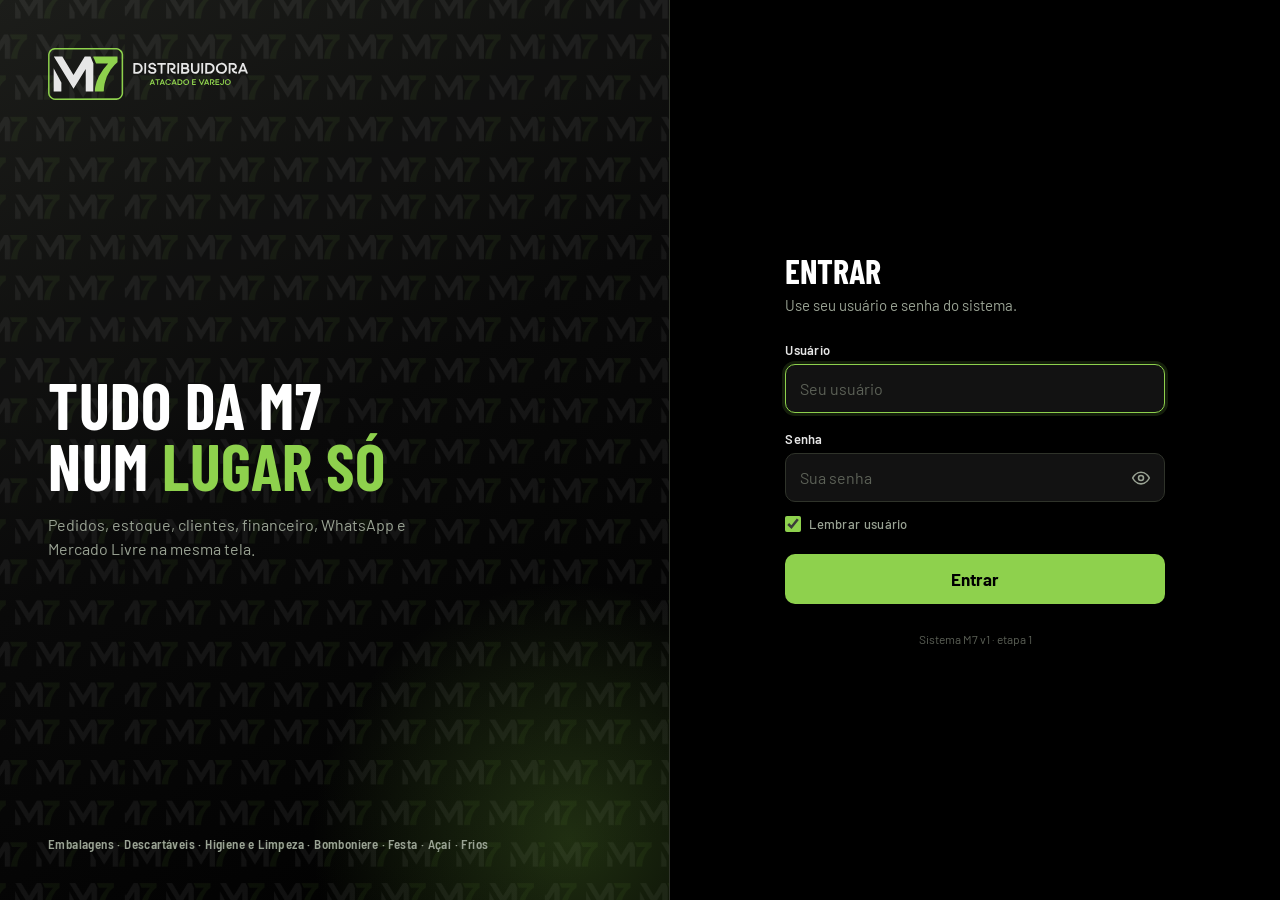
<file: index.html>
<!doctype html>
<html lang="pt-BR">
<head>
<meta charset="utf-8">
<meta name="viewport" content="width=device-width, initial-scale=1">
<title>Sistema M7</title>
<style>body{background:#000;margin:0}</style>
<script>location.replace('sistema/login.html')</script>
</head>
<body></body>
</html>
</file>
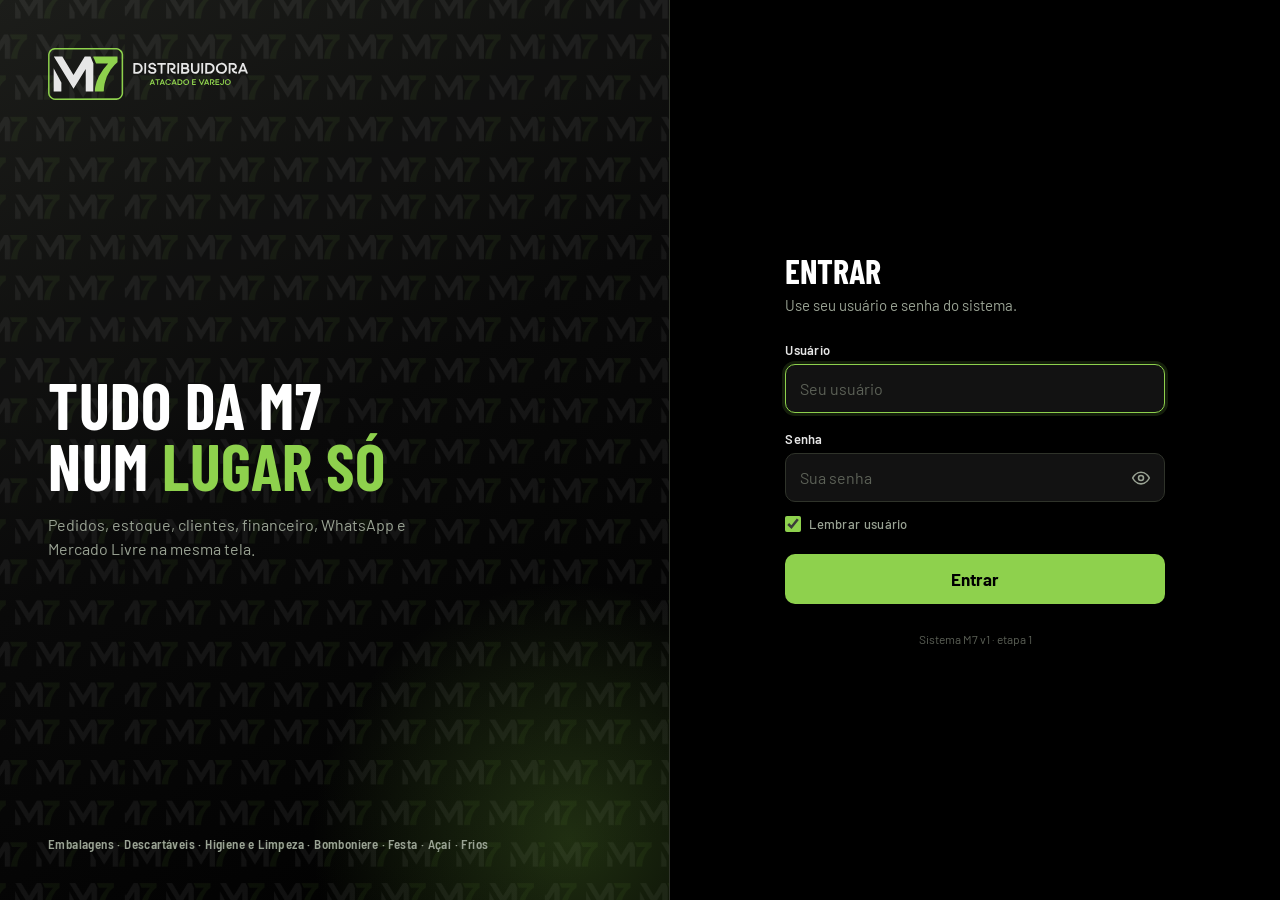
<file: sistema/login.html>
<!doctype html>
<html lang="pt-BR">
<head>
<meta charset="utf-8">
<meta name="viewport" content="width=device-width, initial-scale=1">
<title>Entrar · Sistema M7</title>
<link rel="icon" href="assets/m7.ico">
<link rel="stylesheet" href="../identidade-visual/tokens.css">
<style>
/* tela de login (16/10/2026): entra com Márcio / admin ou Orion / Orion e cai no sistema claro; a lua/sol fica lá dentro */
*{box-sizing:border-box;margin:0;padding:0}
html,body{height:100%}
body{min-height:100vh;background:var(--preto);color:var(--on-dark-2);font-family:var(--font-body);display:grid;grid-template-columns:1.1fr 1fr}
button,input{font:inherit;color:inherit}

.marca{position:relative;overflow:hidden;background:var(--grad-brand);padding:48px;display:flex;flex-direction:column;justify-content:space-between;border-right:1px solid var(--linha-escura)}
.marca::before{content:"";position:absolute;inset:0;background:url(assets/padrao-m7.png) center/420px repeat;opacity:.06;pointer-events:none}
.marca::after{content:"";position:absolute;width:560px;height:560px;right:-180px;bottom:-220px;border-radius:50%;background:radial-gradient(circle,rgba(142,209,77,.22),transparent 65%);pointer-events:none}
.marca>*{position:relative;z-index:1}
.marca img{width:200px}
.marca h1{font-family:var(--font-display);text-transform:uppercase;font-weight:700;font-size:clamp(40px,5vw,64px);line-height:.95;color:var(--on-dark);letter-spacing:.5px}
.marca h1 em{font-style:normal;color:var(--verde)}
.marca p{color:var(--on-dark-dim);margin-top:16px;max-width:420px;line-height:1.5;font-size:16px}
.marca .seg{font-family:var(--font-desc);color:var(--on-dark-dim);font-size:13px;letter-spacing:.4px}

.lado{display:flex;align-items:center;justify-content:center;padding:40px 24px}
form{width:100%;max-width:380px}
form .simb{display:none;width:150px;margin-bottom:28px}
form h2{font-family:var(--font-display);text-transform:uppercase;font-size:34px;color:var(--on-dark);line-height:1}
form .sub{color:var(--on-dark-dim);margin:8px 0 28px;font-size:15px}
label{display:block;font-size:13px;font-weight:600;color:var(--on-dark-2);margin:0 0 6px;letter-spacing:.3px}
.campo{position:relative;margin-bottom:18px}
.campo input{width:100%;background:var(--grafite);border:1.5px solid var(--linha-escura);border-radius:10px;padding:14px 14px;font-size:16px;color:var(--on-dark);outline:none;transition:border-color .15s,box-shadow .15s}
.campo input::placeholder{color:#5c6157}
.campo input:focus{border-color:var(--verde);box-shadow:0 0 0 3px var(--verde-veu)}
.campo.senha input{padding-right:52px}
.olho{position:absolute;right:6px;top:50%;transform:translateY(-50%);background:none;border:0;cursor:pointer;color:var(--on-dark-dim);padding:8px;border-radius:8px;display:flex}
.olho:hover{color:var(--verde)}
.olho .fechado{display:none}
.olho.ver .aberto{display:none}
.olho.ver .fechado{display:block}
.linha{display:flex;align-items:center;justify-content:space-between;margin:-4px 0 22px;font-size:14px;color:var(--on-dark-dim)}
.linha label{display:flex;align-items:center;gap:8px;margin:0;font-weight:500;color:var(--on-dark-dim);cursor:pointer}
.linha input{accent-color:var(--verde);width:16px;height:16px}
.entrar{width:100%;background:var(--verde);color:#000;border:0;border-radius:10px;padding:15px;font-weight:700;font-size:17px;cursor:pointer;transition:background .15s,transform .05s}
.entrar:hover{background:var(--verde-claro)}
.entrar:active{transform:translateY(1px)}
.erro{display:none;background:rgba(239,90,80,.12);border:1px solid rgba(239,90,80,.35);color:#FF8A80;border-radius:10px;padding:11px 14px;font-size:14px;margin-bottom:18px}
.erro.on{display:block}
form.tremer{animation:tremer .35s}
@keyframes tremer{20%,60%{transform:translateX(-6px)}40%,80%{transform:translateX(6px)}}
.rod{margin-top:28px;font-size:12px;color:#5c6157;text-align:center}

@media (max-width:820px){
  body{grid-template-columns:1fr}
  .marca{display:none}
  form .simb{display:block}
  .lado{padding:32px 16px}
}
</style>
</head>
<body>

<section class="marca">
  <img src="../identidade-visual/marca/m7-horizontal-cor-escuro.svg" alt="M7 Distribuidora">
  <div>
    <h1>Tudo da M7<br>num <em>lugar só</em></h1>
    <p>Pedidos, estoque, clientes, financeiro, WhatsApp e Mercado Livre na mesma tela.</p>
  </div>
  <div class="seg">Embalagens · Descartáveis · Higiene e Limpeza · Bomboniere · Festa · Açaí · Frios</div>
</section>

<main class="lado">
  <form id="f" autocomplete="off" novalidate>
    <img class="simb" src="../identidade-visual/marca/m7-horizontal-cor-escuro.svg" alt="M7 Distribuidora">
    <h2>Entrar</h2>
    <p class="sub">Use seu usuário e senha do sistema.</p>

    <div class="erro" id="erro">Usuário ou senha incorretos.</div>

    <label for="usuario">Usuário</label>
    <div class="campo"><input id="usuario" name="usuario" placeholder="Seu usuário" autocapitalize="words" autofocus></div>

    <label for="senha">Senha</label>
    <div class="campo senha">
      <input id="senha" name="senha" type="password" placeholder="Sua senha">
      <button type="button" class="olho" id="olho" title="Mostrar senha" aria-label="Mostrar senha">
        <svg class="aberto" viewBox="0 0 24 24" width="20" height="20" fill="none" stroke="currentColor" stroke-width="1.9" stroke-linecap="round" stroke-linejoin="round"><path d="M2 12s3.6-7 10-7 10 7 10 7-3.6 7-10 7S2 12 2 12z"/><circle cx="12" cy="12" r="3"/></svg>
        <svg class="fechado" viewBox="0 0 24 24" width="20" height="20" fill="none" stroke="currentColor" stroke-width="1.9" stroke-linecap="round" stroke-linejoin="round"><path d="M17.9 17.9A10.4 10.4 0 0 1 12 19c-6.4 0-10-7-10-7a18.4 18.4 0 0 1 5.1-5.9M9.9 5.2A9.6 9.6 0 0 1 12 5c6.4 0 10 7 10 7a18.6 18.6 0 0 1-2.2 3.2M14.1 14.1a3 3 0 1 1-4.2-4.2M2 2l20 20"/></svg>
      </button>
    </div>

    <div class="linha"><label><input type="checkbox" id="lembrar" checked> Lembrar usuário</label></div>

    <button class="entrar" type="submit">Entrar</button>
    <div class="rod">Sistema M7 v1 · etapa 1</div>
  </form>
</main>

<script>
const f = document.getElementById('f'), u = document.getElementById('usuario'), s = document.getElementById('senha'), erro = document.getElementById('erro');
const semAcento = t => t.normalize('NFD').replace(/[̀-ͯ]/g,'').trim().toLowerCase();
try{ const lembrado = localStorage.getItem('m7-login-usuario'); if(lembrado){ u.value = lembrado; s.focus(); } }catch(e){}

document.getElementById('olho').onclick = function(){
  const ver = s.type === 'password'; s.type = ver ? 'text' : 'password';
  this.classList.toggle('ver', ver); this.title = ver ? 'Esconder senha' : 'Mostrar senha'; s.focus();
};
[u, s].forEach(el => el.addEventListener('input', () => erro.classList.remove('on')));

f.onsubmit = e => {
  e.preventDefault();
  // Márcio / admin entra como dono; Orion / Orion (24/10/2026, senha provisória) entra como admin
  const conta = semAcento(u.value) === 'marcio' && s.value === 'admin' ? ['dono','Márcio'] : semAcento(u.value) === 'orion' && s.value === 'Orion' ? ['orion','Orion'] : null;
  if (conta) {
    try{
      sessionStorage.setItem('m7-login', conta[0]);
      if (document.getElementById('lembrar').checked) localStorage.setItem('m7-login-usuario', conta[1]); else localStorage.removeItem('m7-login-usuario');
    }catch(x){}
    location.replace('index.html');
  } else {
    erro.classList.add('on'); s.value = ''; s.focus();
    f.classList.remove('tremer'); void f.offsetWidth; f.classList.add('tremer');
  }
};
</script>
</body>
</html>
</file>
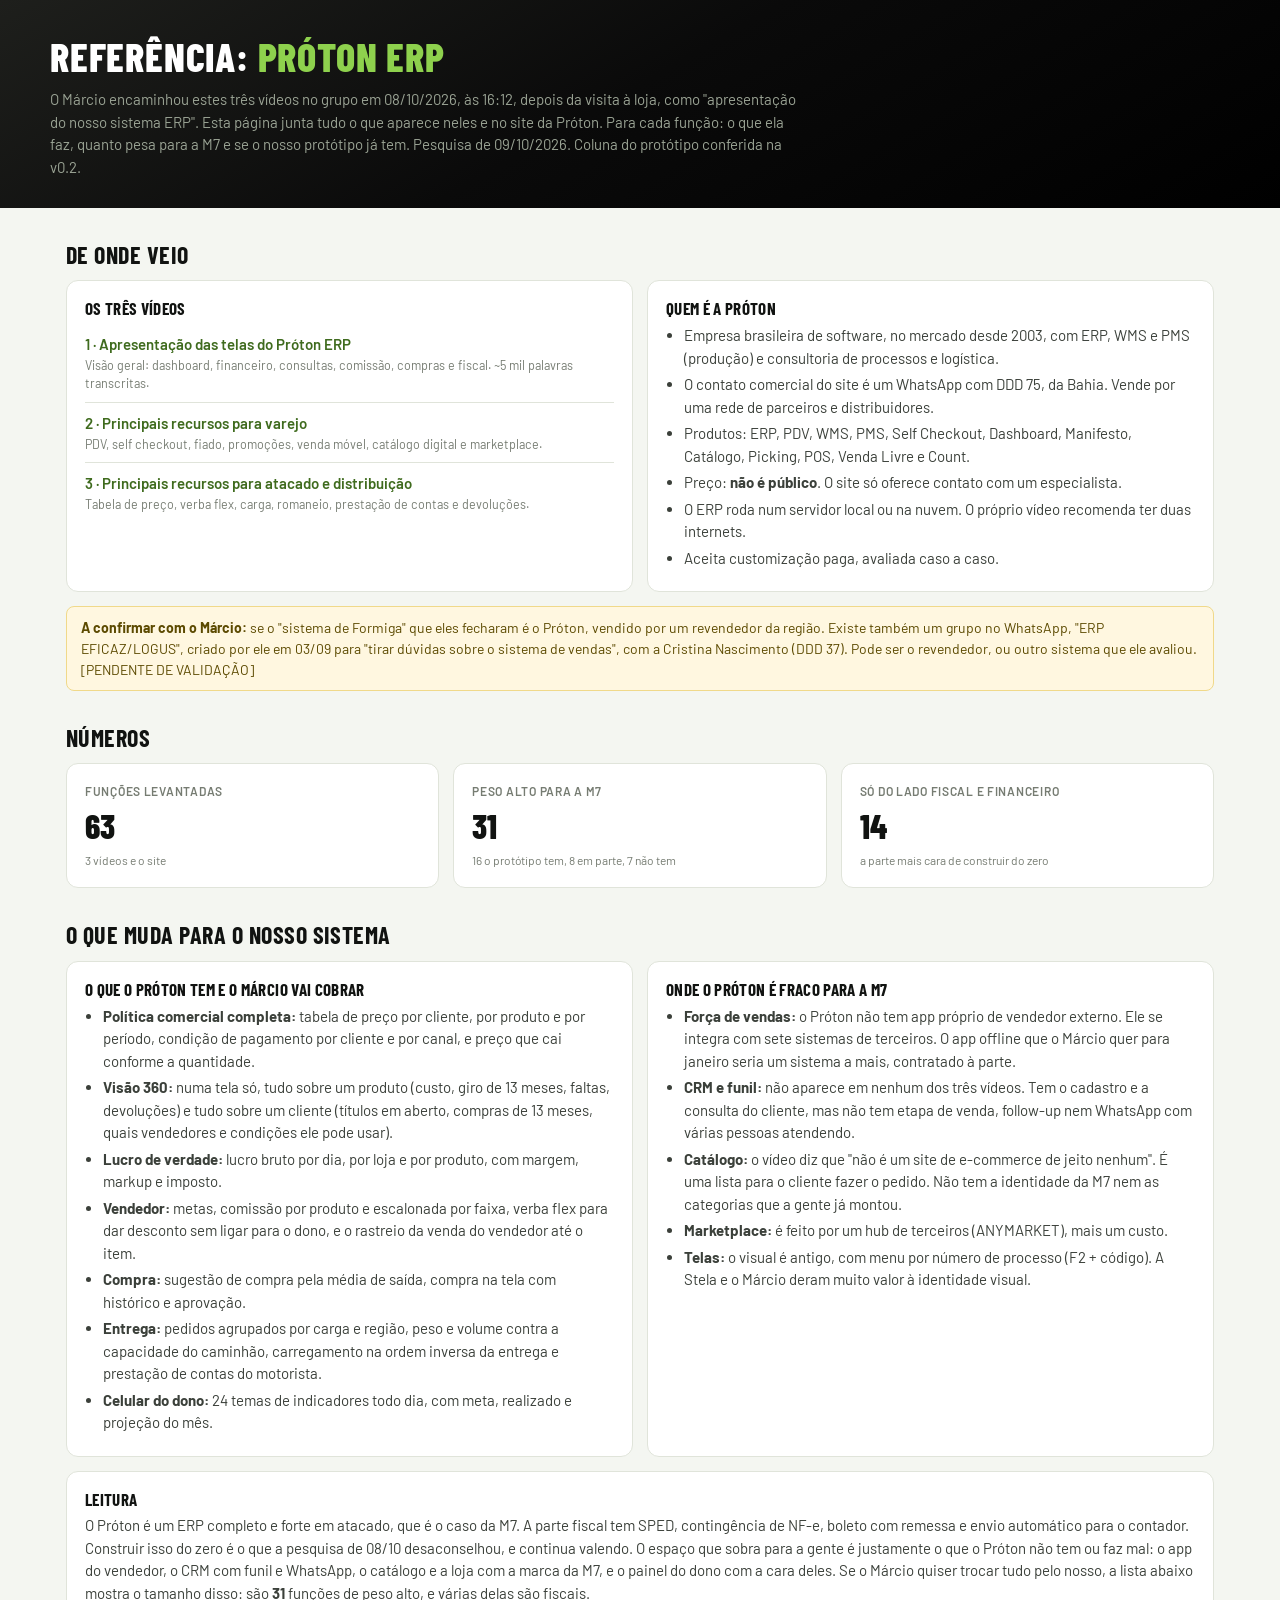
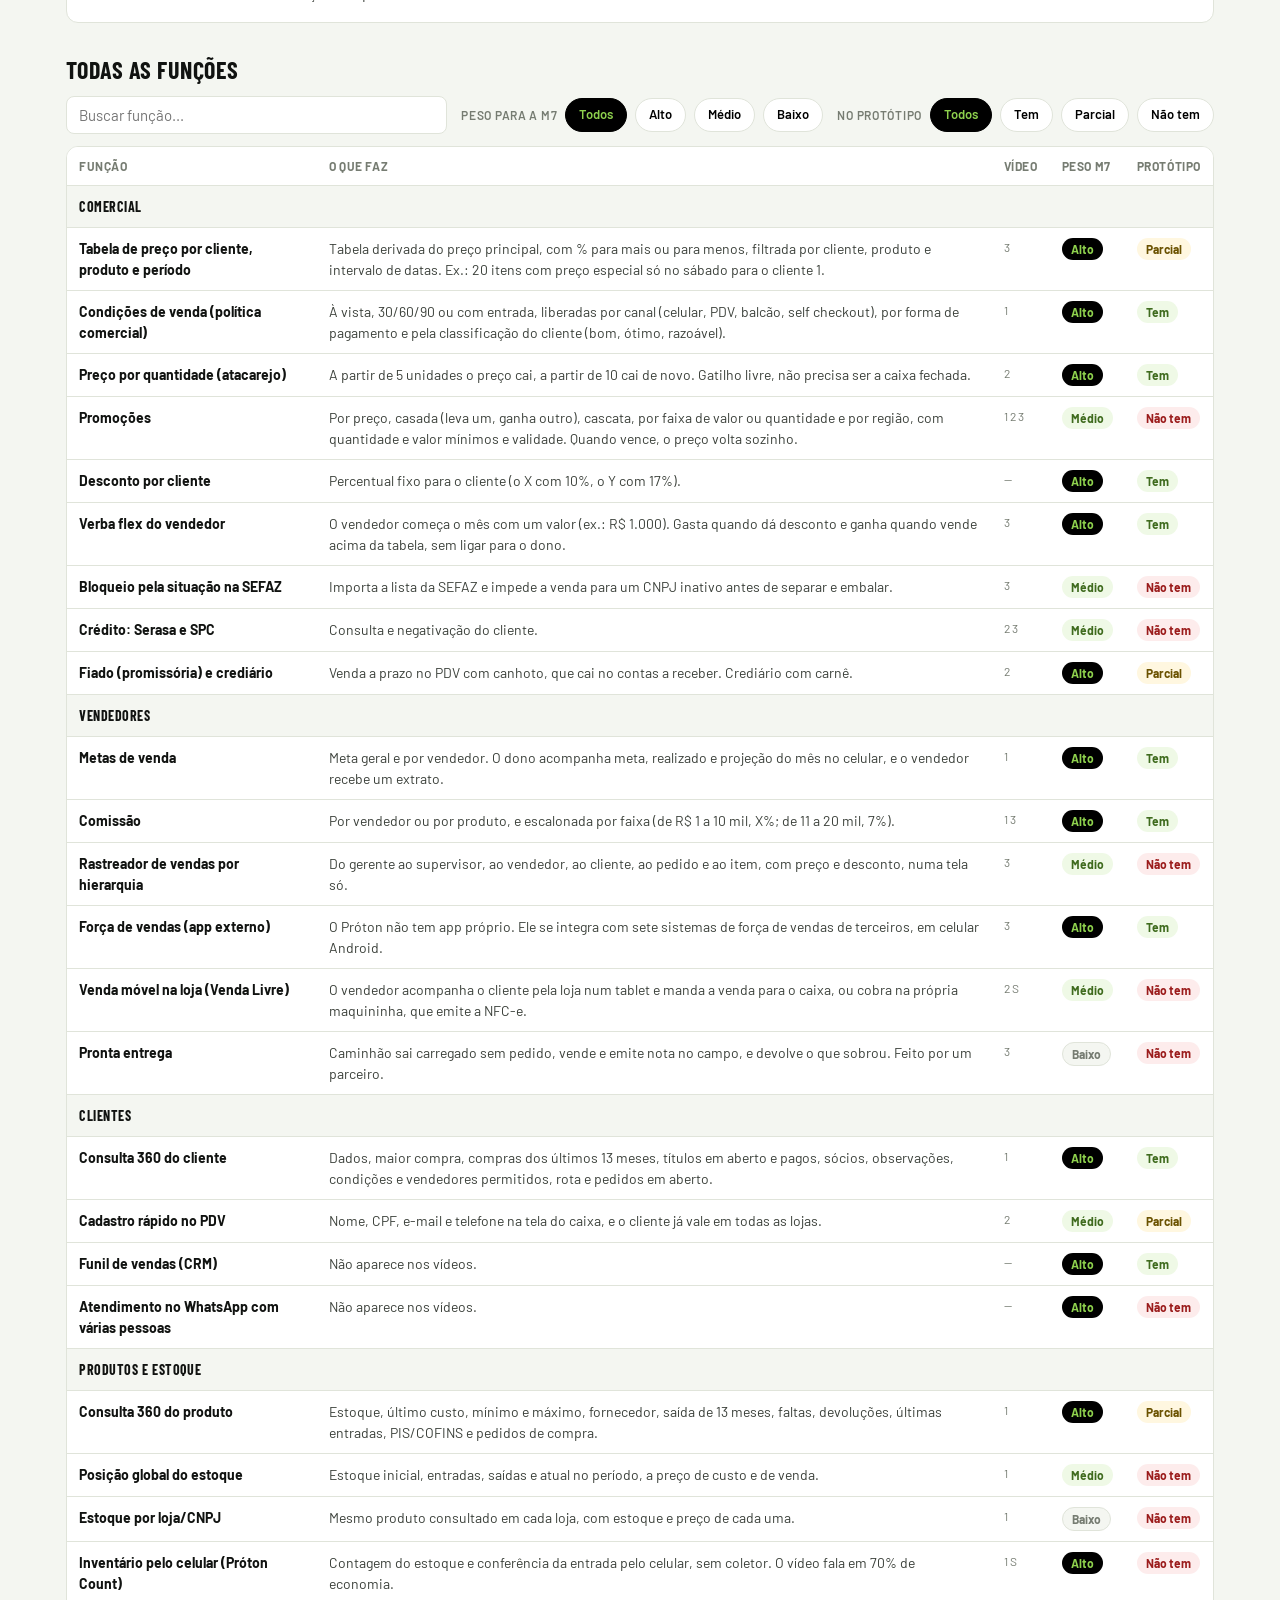
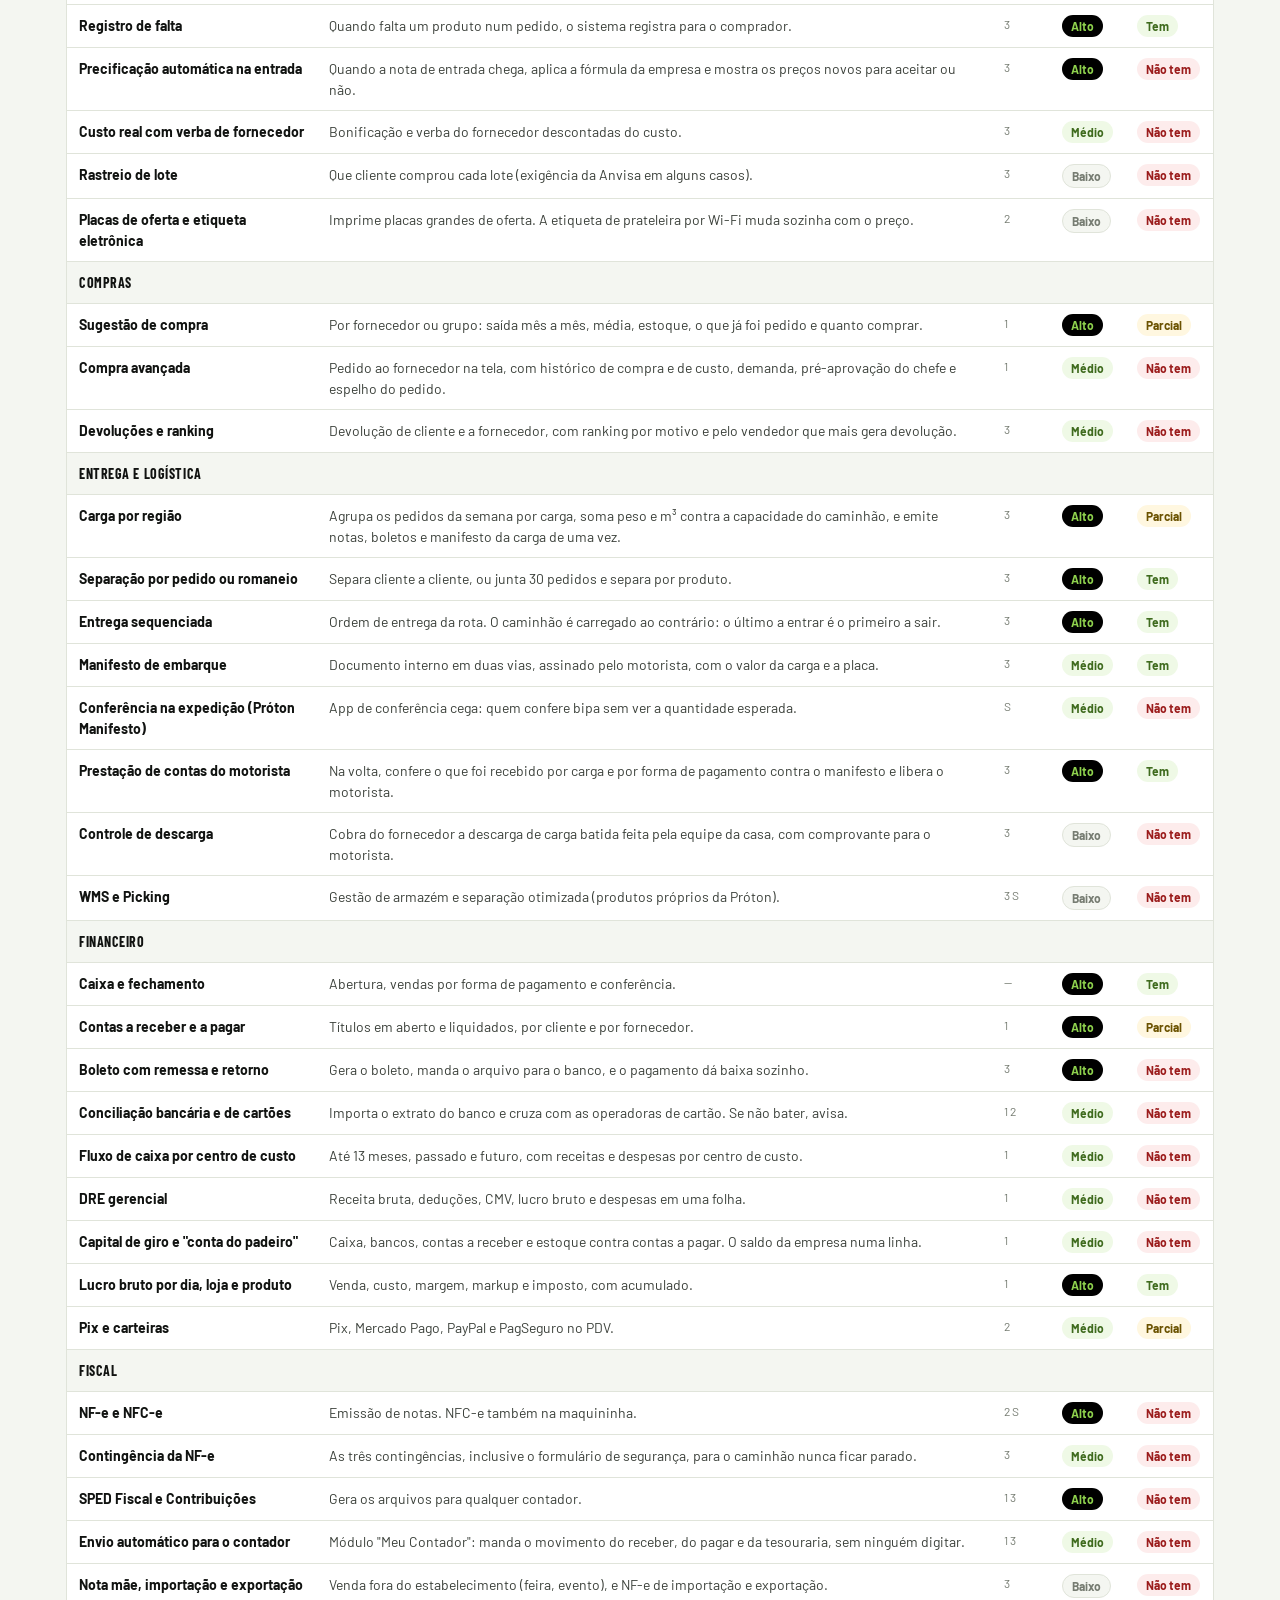
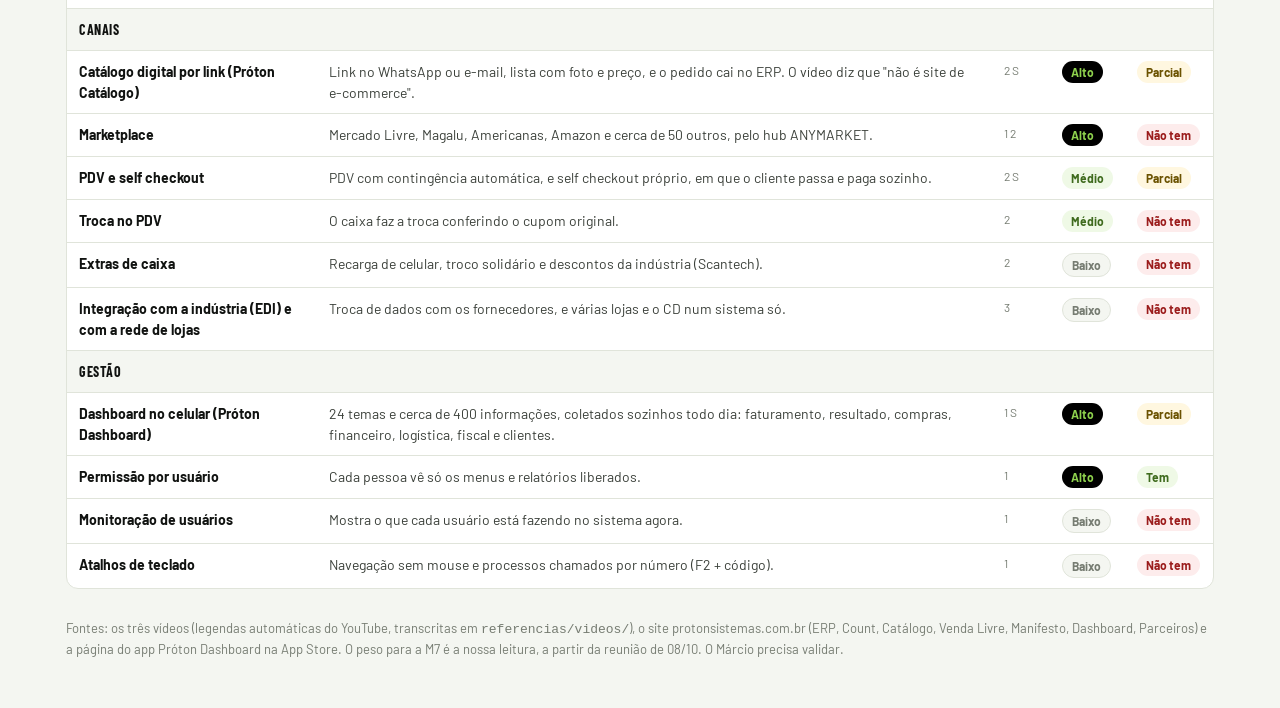
<file: sistema/referencias/proton-erp.html>
<!doctype html>
<html lang="pt-BR">
<head>
<meta charset="utf-8">
<meta name="viewport" content="width=device-width, initial-scale=1">
<title>Referência Próton ERP</title>
<link rel="stylesheet" href="../../identidade-visual/tokens.css">
<style>
*{box-sizing:border-box;margin:0;padding:0}
body{font-family:var(--font-body);background:var(--papel-frio);color:var(--texto);font-size:15px;line-height:1.5}
header{background:var(--grad-brand);color:var(--on-dark-2);padding:34px 16px 30px}
.wrap{max-width:1180px;margin:0 auto;padding:0 16px}
header .wrap{padding:0}
h1,h2,h3{font-family:var(--font-display);text-transform:uppercase;letter-spacing:.02em;line-height:1.1}
header h1{font-size:40px;font-weight:800;color:var(--on-dark)}
header h1 span{color:var(--verde)}
header p{max-width:760px;margin-top:10px;color:var(--on-dark-dim)}
h2{font-size:24px;font-weight:700;color:var(--tinta);margin:34px 0 12px}
h3{font-size:17px;font-weight:700;color:var(--tinta);margin-bottom:6px}
.cartao{background:var(--papel);border:1px solid var(--linha);border-radius:12px;padding:18px}
.grade{display:grid;gap:14px}
.g3{grid-template-columns:repeat(3,minmax(0,1fr))}
.g2{grid-template-columns:repeat(2,minmax(0,1fr))}
.num{font-family:var(--font-display);font-size:34px;font-weight:800;color:var(--tinta)}
.rot{font-size:12px;text-transform:uppercase;letter-spacing:.06em;color:var(--suave);font-weight:600}
ul{padding-left:18px}li{margin:4px 0}
a{color:var(--verde-tinta)}
.links a{display:block;padding:9px 0;border-bottom:1px solid var(--linha);font-weight:600;text-decoration:none}
.links a:last-child{border-bottom:0}
.links small{display:block;color:var(--suave);font-weight:400}
.filtros{display:flex;gap:8px;flex-wrap:wrap;margin-bottom:12px;align-items:center}
.f{border:1px solid var(--linha);background:var(--papel);border-radius:99px;padding:6px 13px;font:inherit;font-size:13px;font-weight:600;cursor:pointer}
.f.on{background:var(--preto);color:var(--verde);border-color:var(--preto)}
.busca{border:1px solid var(--linha);border-radius:8px;padding:7px 12px;font:inherit;flex:1;min-width:180px;background:var(--papel)}
.tabela{overflow-x:auto;background:var(--papel);border:1px solid var(--linha);border-radius:12px}
table{width:100%;border-collapse:collapse;font-size:14px}
th{text-align:left;font-size:12px;text-transform:uppercase;letter-spacing:.05em;color:var(--suave);padding:10px 12px;border-bottom:1px solid var(--linha);white-space:nowrap;background:var(--papel)}
td{padding:10px 12px;border-bottom:1px solid var(--linha);vertical-align:top}
tr:last-child td{border-bottom:0}
td b{color:var(--tinta)}
.tag{display:inline-block;font-size:12px;font-weight:700;padding:2px 9px;border-radius:99px;white-space:nowrap}
.alta{background:var(--preto);color:var(--verde)}
.media{background:var(--verde-veu);color:var(--verde-tinta)}
.baixa{background:var(--papel-frio);color:var(--suave);border:1px solid var(--linha)}
.tem{background:var(--verde-veu);color:var(--verde-tinta)}
.parcial{background:#FFF7E0;color:#6B5200}
.nao{background:#FDECEC;color:#9B1C1C}
.mod{font-size:12px;color:var(--suave)}
.aviso{background:#FFF7E0;border:1px solid #F0D98A;color:#5C4A00;border-radius:8px;padding:10px 14px;font-size:14px}
footer{color:var(--suave);font-size:13px;padding:30px 0 50px}
@media (max-width:820px){.g3,.g2{grid-template-columns:1fr}header h1{font-size:30px}}
</style>
</head>
<body>
<header><div class="wrap">
  <h1>Referência: <span>Próton ERP</span></h1>
  <p>O Márcio encaminhou estes três vídeos no grupo em 08/10/2026, às 16:12, depois da visita à loja, como "apresentação do nosso sistema ERP". Esta página junta tudo o que aparece neles e no site da Próton. Para cada função: o que ela faz, quanto pesa para a M7 e se o nosso protótipo já tem. Pesquisa de 09/10/2026. Coluna do protótipo conferida na v0.2.</p>
</div></header>

<div class="wrap">

<h2>De onde veio</h2>
<div class="grade g2">
  <div class="cartao links">
    <h3>Os três vídeos</h3>
    <a href="https://www.youtube.com/watch?v=NO2_uA4bEEk" target="_blank">1 · Apresentação das telas do Próton ERP<small>Visão geral: dashboard, financeiro, consultas, comissão, compras e fiscal. ~5 mil palavras transcritas.</small></a>
    <a href="https://youtu.be/ZRg_v4sE3G0" target="_blank">2 · Principais recursos para varejo<small>PDV, self checkout, fiado, promoções, venda móvel, catálogo digital e marketplace.</small></a>
    <a href="https://youtu.be/xZHlFUij6ik" target="_blank">3 · Principais recursos para atacado e distribuição<small>Tabela de preço, verba flex, carga, romaneio, prestação de contas e devoluções.</small></a>
  </div>
  <div class="cartao">
    <h3>Quem é a Próton</h3>
    <ul>
      <li>Empresa brasileira de software, no mercado desde 2003, com ERP, WMS e PMS (produção) e consultoria de processos e logística.</li>
      <li>O contato comercial do site é um WhatsApp com DDD 75, da Bahia. Vende por uma rede de parceiros e distribuidores.</li>
      <li>Produtos: ERP, PDV, WMS, PMS, Self Checkout, Dashboard, Manifesto, Catálogo, Picking, POS, Venda Livre e Count.</li>
      <li>Preço: <b>não é público</b>. O site só oferece contato com um especialista.</li>
      <li>O ERP roda num servidor local ou na nuvem. O próprio vídeo recomenda ter duas internets.</li>
      <li>Aceita customização paga, avaliada caso a caso.</li>
    </ul>
  </div>
</div>

<div class="aviso" style="margin-top:14px"><b>A confirmar com o Márcio:</b> se o "sistema de Formiga" que eles fecharam é o Próton, vendido por um revendedor da região. Existe também um grupo no WhatsApp, "ERP EFICAZ/LOGUS", criado por ele em 03/09 para "tirar dúvidas sobre o sistema de vendas", com a Cristina Nascimento (DDD 37). Pode ser o revendedor, ou outro sistema que ele avaliou. [PENDENTE DE VALIDAÇÃO]</div>

<h2>Números</h2>
<div class="grade g3" id="kpis"></div>

<h2>O que muda para o nosso sistema</h2>
<div class="grade g2">
  <div class="cartao">
    <h3>O que o Próton tem e o Márcio vai cobrar</h3>
    <ul>
      <li><b>Política comercial completa:</b> tabela de preço por cliente, por produto e por período, condição de pagamento por cliente e por canal, e preço que cai conforme a quantidade.</li>
      <li><b>Visão 360:</b> numa tela só, tudo sobre um produto (custo, giro de 13 meses, faltas, devoluções) e tudo sobre um cliente (títulos em aberto, compras de 13 meses, quais vendedores e condições ele pode usar).</li>
      <li><b>Lucro de verdade:</b> lucro bruto por dia, por loja e por produto, com margem, markup e imposto.</li>
      <li><b>Vendedor:</b> metas, comissão por produto e escalonada por faixa, verba flex para dar desconto sem ligar para o dono, e o rastreio da venda do vendedor até o item.</li>
      <li><b>Compra:</b> sugestão de compra pela média de saída, compra na tela com histórico e aprovação.</li>
      <li><b>Entrega:</b> pedidos agrupados por carga e região, peso e volume contra a capacidade do caminhão, carregamento na ordem inversa da entrega e prestação de contas do motorista.</li>
      <li><b>Celular do dono:</b> 24 temas de indicadores todo dia, com meta, realizado e projeção do mês.</li>
    </ul>
  </div>
  <div class="cartao">
    <h3>Onde o Próton é fraco para a M7</h3>
    <ul>
      <li><b>Força de vendas:</b> o Próton não tem app próprio de vendedor externo. Ele se integra com sete sistemas de terceiros. O app offline que o Márcio quer para janeiro seria um sistema a mais, contratado à parte.</li>
      <li><b>CRM e funil:</b> não aparece em nenhum dos três vídeos. Tem o cadastro e a consulta do cliente, mas não tem etapa de venda, follow-up nem WhatsApp com várias pessoas atendendo.</li>
      <li><b>Catálogo:</b> o vídeo diz que "não é um site de e-commerce de jeito nenhum". É uma lista para o cliente fazer o pedido. Não tem a identidade da M7 nem as categorias que a gente já montou.</li>
      <li><b>Marketplace:</b> é feito por um hub de terceiros (ANYMARKET), mais um custo.</li>
      <li><b>Telas:</b> o visual é antigo, com menu por número de processo (F2 + código). A Stela e o Márcio deram muito valor à identidade visual.</li>
    </ul>
  </div>
</div>
<div class="cartao" style="margin-top:14px">
  <h3>Leitura</h3>
  <p>O Próton é um ERP completo e forte em atacado, que é o caso da M7. A parte fiscal tem SPED, contingência de NF-e, boleto com remessa e envio automático para o contador. Construir isso do zero é o que a pesquisa de 08/10 desaconselhou, e continua valendo. O espaço que sobra para a gente é justamente o que o Próton não tem ou faz mal: o app do vendedor, o CRM com funil e WhatsApp, o catálogo e a loja com a marca da M7, e o painel do dono com a cara deles. Se o Márcio quiser trocar tudo pelo nosso, a lista abaixo mostra o tamanho disso: são <b id="tot-alta"></b> funções de peso alto, e várias delas são fiscais.</p>
</div>

<h2>Todas as funções</h2>
<div class="filtros">
  <input class="busca" id="busca" placeholder="Buscar função...">
  <span class="rot" style="margin-left:6px">Peso para a M7</span>
  <button class="f on" data-k="peso" data-v="">Todos</button><button class="f" data-k="peso" data-v="alta">Alto</button><button class="f" data-k="peso" data-v="media">Médio</button><button class="f" data-k="peso" data-v="baixa">Baixo</button>
  <span class="rot" style="margin-left:6px">No protótipo</span>
  <button class="f on" data-k="st" data-v="">Todos</button><button class="f" data-k="st" data-v="tem">Tem</button><button class="f" data-k="st" data-v="parcial">Parcial</button><button class="f" data-k="st" data-v="nao">Não tem</button>
</div>
<div class="tabela"><table>
  <thead><tr><th>Função</th><th>O que faz</th><th>Vídeo</th><th>Peso M7</th><th>Protótipo</th></tr></thead>
  <tbody id="linhas"></tbody>
</table></div>

<footer>Fontes: os três vídeos (legendas automáticas do YouTube, transcritas em <code>referencias/videos/</code>), o site protonsistemas.com.br (ERP, Count, Catálogo, Venda Livre, Manifesto, Dashboard, Parceiros) e a página do app Próton Dashboard na App Store. O peso para a M7 é a nossa leitura, a partir da reunião de 08/10. O Márcio precisa validar.</footer>
</div>

<script>
/* [área, função, o que faz, vídeo, peso, status no protótipo v0.1]
   vídeo: 1 = telas, 2 = varejo, 3 = atacado, S = site */
const F = [
 ['Comercial','Tabela de preço por cliente, produto e período','Tabela derivada do preço principal, com % para mais ou para menos, filtrada por cliente, produto e intervalo de datas. Ex.: 20 itens com preço especial só no sábado para o cliente 1.','3','alta','parcial'],
 ['Comercial','Condições de venda (política comercial)','À vista, 30/60/90 ou com entrada, liberadas por canal (celular, PDV, balcão, self checkout), por forma de pagamento e pela classificação do cliente (bom, ótimo, razoável).','1','alta','tem'],
 ['Comercial','Preço por quantidade (atacarejo)','A partir de 5 unidades o preço cai, a partir de 10 cai de novo. Gatilho livre, não precisa ser a caixa fechada.','2','alta','tem'],
 ['Comercial','Promoções','Por preço, casada (leva um, ganha outro), cascata, por faixa de valor ou quantidade e por região, com quantidade e valor mínimos e validade. Quando vence, o preço volta sozinho.','1 2 3','media','nao'],
 ['Comercial','Desconto por cliente','Percentual fixo para o cliente (o X com 10%, o Y com 17%).','—','alta','tem'],
 ['Comercial','Verba flex do vendedor','O vendedor começa o mês com um valor (ex.: R$ 1.000). Gasta quando dá desconto e ganha quando vende acima da tabela, sem ligar para o dono.','3','alta','tem'],
 ['Comercial','Bloqueio pela situação na SEFAZ','Importa a lista da SEFAZ e impede a venda para um CNPJ inativo antes de separar e embalar.','3','media','nao'],
 ['Comercial','Crédito: Serasa e SPC','Consulta e negativação do cliente.','2 3','media','nao'],
 ['Comercial','Fiado (promissória) e crediário','Venda a prazo no PDV com canhoto, que cai no contas a receber. Crediário com carnê.','2','alta','parcial'],
 ['Vendedores','Metas de venda','Meta geral e por vendedor. O dono acompanha meta, realizado e projeção do mês no celular, e o vendedor recebe um extrato.','1','alta','tem'],
 ['Vendedores','Comissão','Por vendedor ou por produto, e escalonada por faixa (de R$ 1 a 10 mil, X%; de 11 a 20 mil, 7%).','1 3','alta','tem'],
 ['Vendedores','Rastreador de vendas por hierarquia','Do gerente ao supervisor, ao vendedor, ao cliente, ao pedido e ao item, com preço e desconto, numa tela só.','3','media','nao'],
 ['Vendedores','Força de vendas (app externo)','O Próton não tem app próprio. Ele se integra com sete sistemas de força de vendas de terceiros, em celular Android.','3','alta','tem'],
 ['Vendedores','Venda móvel na loja (Venda Livre)','O vendedor acompanha o cliente pela loja num tablet e manda a venda para o caixa, ou cobra na própria maquininha, que emite a NFC-e.','2 S','media','nao'],
 ['Vendedores','Pronta entrega','Caminhão sai carregado sem pedido, vende e emite nota no campo, e devolve o que sobrou. Feito por um parceiro.','3','baixa','nao'],
 ['Clientes','Consulta 360 do cliente','Dados, maior compra, compras dos últimos 13 meses, títulos em aberto e pagos, sócios, observações, condições e vendedores permitidos, rota e pedidos em aberto.','1','alta','tem'],
 ['Clientes','Cadastro rápido no PDV','Nome, CPF, e-mail e telefone na tela do caixa, e o cliente já vale em todas as lojas.','2','media','parcial'],
 ['Clientes','Funil de vendas (CRM)','Não aparece nos vídeos.','—','alta','tem'],
 ['Clientes','Atendimento no WhatsApp com várias pessoas','Não aparece nos vídeos.','—','alta','nao'],
 ['Produtos e estoque','Consulta 360 do produto','Estoque, último custo, mínimo e máximo, fornecedor, saída de 13 meses, faltas, devoluções, últimas entradas, PIS/COFINS e pedidos de compra.','1','alta','parcial'],
 ['Produtos e estoque','Posição global do estoque','Estoque inicial, entradas, saídas e atual no período, a preço de custo e de venda.','1','media','nao'],
 ['Produtos e estoque','Estoque por loja/CNPJ','Mesmo produto consultado em cada loja, com estoque e preço de cada uma.','1','baixa','nao'],
 ['Produtos e estoque','Inventário pelo celular (Próton Count)','Contagem do estoque e conferência da entrada pelo celular, sem coletor. O vídeo fala em 70% de economia.','1 S','alta','nao'],
 ['Produtos e estoque','Registro de falta','Quando falta um produto num pedido, o sistema registra para o comprador.','3','alta','tem'],
 ['Produtos e estoque','Precificação automática na entrada','Quando a nota de entrada chega, aplica a fórmula da empresa e mostra os preços novos para aceitar ou não.','3','alta','nao'],
 ['Produtos e estoque','Custo real com verba de fornecedor','Bonificação e verba do fornecedor descontadas do custo.','3','media','nao'],
 ['Produtos e estoque','Rastreio de lote','Que cliente comprou cada lote (exigência da Anvisa em alguns casos).','3','baixa','nao'],
 ['Produtos e estoque','Placas de oferta e etiqueta eletrônica','Imprime placas grandes de oferta. A etiqueta de prateleira por Wi-Fi muda sozinha com o preço.','2','baixa','nao'],
 ['Compras','Sugestão de compra','Por fornecedor ou grupo: saída mês a mês, média, estoque, o que já foi pedido e quanto comprar.','1','alta','parcial'],
 ['Compras','Compra avançada','Pedido ao fornecedor na tela, com histórico de compra e de custo, demanda, pré-aprovação do chefe e espelho do pedido.','1','media','nao'],
 ['Compras','Devoluções e ranking','Devolução de cliente e a fornecedor, com ranking por motivo e pelo vendedor que mais gera devolução.','3','media','nao'],
 ['Entrega e logística','Carga por região','Agrupa os pedidos da semana por carga, soma peso e m³ contra a capacidade do caminhão, e emite notas, boletos e manifesto da carga de uma vez.','3','alta','parcial'],
 ['Entrega e logística','Separação por pedido ou romaneio','Separa cliente a cliente, ou junta 30 pedidos e separa por produto.','3','alta','tem'],
 ['Entrega e logística','Entrega sequenciada','Ordem de entrega da rota. O caminhão é carregado ao contrário: o último a entrar é o primeiro a sair.','3','alta','tem'],
 ['Entrega e logística','Manifesto de embarque','Documento interno em duas vias, assinado pelo motorista, com o valor da carga e a placa.','3','media','tem'],
 ['Entrega e logística','Conferência na expedição (Próton Manifesto)','App de conferência cega: quem confere bipa sem ver a quantidade esperada.','S','media','nao'],
 ['Entrega e logística','Prestação de contas do motorista','Na volta, confere o que foi recebido por carga e por forma de pagamento contra o manifesto e libera o motorista.','3','alta','tem'],
 ['Entrega e logística','Controle de descarga','Cobra do fornecedor a descarga de carga batida feita pela equipe da casa, com comprovante para o motorista.','3','baixa','nao'],
 ['Entrega e logística','WMS e Picking','Gestão de armazém e separação otimizada (produtos próprios da Próton).','3 S','baixa','nao'],
 ['Financeiro','Caixa e fechamento','Abertura, vendas por forma de pagamento e conferência.','—','alta','tem'],
 ['Financeiro','Contas a receber e a pagar','Títulos em aberto e liquidados, por cliente e por fornecedor.','1','alta','parcial'],
 ['Financeiro','Boleto com remessa e retorno','Gera o boleto, manda o arquivo para o banco, e o pagamento dá baixa sozinho.','3','alta','nao'],
 ['Financeiro','Conciliação bancária e de cartões','Importa o extrato do banco e cruza com as operadoras de cartão. Se não bater, avisa.','1 2','media','nao'],
 ['Financeiro','Fluxo de caixa por centro de custo','Até 13 meses, passado e futuro, com receitas e despesas por centro de custo.','1','media','nao'],
 ['Financeiro','DRE gerencial','Receita bruta, deduções, CMV, lucro bruto e despesas em uma folha.','1','media','nao'],
 ['Financeiro','Capital de giro e "conta do padeiro"','Caixa, bancos, contas a receber e estoque contra contas a pagar. O saldo da empresa numa linha.','1','media','nao'],
 ['Financeiro','Lucro bruto por dia, loja e produto','Venda, custo, margem, markup e imposto, com acumulado.','1','alta','tem'],
 ['Financeiro','Pix e carteiras','Pix, Mercado Pago, PayPal e PagSeguro no PDV.','2','media','parcial'],
 ['Fiscal','NF-e e NFC-e','Emissão de notas. NFC-e também na maquininha.','2 S','alta','nao'],
 ['Fiscal','Contingência da NF-e','As três contingências, inclusive o formulário de segurança, para o caminhão nunca ficar parado.','3','media','nao'],
 ['Fiscal','SPED Fiscal e Contribuições','Gera os arquivos para qualquer contador.','1 3','alta','nao'],
 ['Fiscal','Envio automático para o contador','Módulo "Meu Contador": manda o movimento do receber, do pagar e da tesouraria, sem ninguém digitar.','1 3','media','nao'],
 ['Fiscal','Nota mãe, importação e exportação','Venda fora do estabelecimento (feira, evento), e NF-e de importação e exportação.','3','baixa','nao'],
 ['Canais','Catálogo digital por link (Próton Catálogo)','Link no WhatsApp ou e-mail, lista com foto e preço, e o pedido cai no ERP. O vídeo diz que "não é site de e-commerce".','2 S','alta','parcial'],
 ['Canais','Marketplace','Mercado Livre, Magalu, Americanas, Amazon e cerca de 50 outros, pelo hub ANYMARKET.','1 2','alta','nao'],
 ['Canais','PDV e self checkout','PDV com contingência automática, e self checkout próprio, em que o cliente passa e paga sozinho.','2 S','media','parcial'],
 ['Canais','Troca no PDV','O caixa faz a troca conferindo o cupom original.','2','media','nao'],
 ['Canais','Extras de caixa','Recarga de celular, troco solidário e descontos da indústria (Scantech).','2','baixa','nao'],
 ['Canais','Integração com a indústria (EDI) e com a rede de lojas','Troca de dados com os fornecedores, e várias lojas e o CD num sistema só.','3','baixa','nao'],
 ['Gestão','Dashboard no celular (Próton Dashboard)','24 temas e cerca de 400 informações, coletados sozinhos todo dia: faturamento, resultado, compras, financeiro, logística, fiscal e clientes.','1 S','alta','parcial'],
 ['Gestão','Permissão por usuário','Cada pessoa vê só os menus e relatórios liberados.','1','alta','tem'],
 ['Gestão','Monitoração de usuários','Mostra o que cada usuário está fazendo no sistema agora.','1','baixa','nao'],
 ['Gestão','Atalhos de teclado','Navegação sem mouse e processos chamados por número (F2 + código).','1','baixa','nao']
];
const PESO={alta:'Alto',media:'Médio',baixa:'Baixo'}, ST={tem:'Tem',parcial:'Parcial',nao:'Não tem'};
const filtro={peso:'',st:''};
function kpis(){
  const n=k=>F.filter(f=>f[4]==='alta'&&f[5]===k).length;
  const alta=F.filter(f=>f[4]==='alta').length;
  document.getElementById('tot-alta').textContent=alta;
  document.getElementById('kpis').innerHTML=`
   <div class="cartao"><div class="rot">Funções levantadas</div><div class="num">${F.length}</div><div class="mod">3 vídeos e o site</div></div>
   <div class="cartao"><div class="rot">Peso alto para a M7</div><div class="num">${alta}</div><div class="mod">${n('tem')} o protótipo tem, ${n('parcial')} em parte, ${n('nao')} não tem</div></div>
   <div class="cartao"><div class="rot">Só do lado fiscal e financeiro</div><div class="num">${F.filter(f=>f[0]==='Fiscal'||f[0]==='Financeiro').length}</div><div class="mod">a parte mais cara de construir do zero</div></div>`;
}
function render(){
  const q=document.getElementById('busca').value.toLowerCase();
  let area='';
  document.getElementById('linhas').innerHTML=F.filter(f=>(!filtro.peso||f[4]===filtro.peso)&&(!filtro.st||f[5]===filtro.st)&&(!q||(f[1]+' '+f[2]+' '+f[0]).toLowerCase().includes(q))).map(f=>{
    const cab = f[0]!==area ? (area=f[0], `<tr><td colspan="5" style="background:var(--papel-frio)"><b style="font-family:var(--font-display);text-transform:uppercase;letter-spacing:.04em">${f[0]}</b></td></tr>`) : '';
    return cab+`<tr><td><b>${f[1]}</b></td><td>${f[2]}</td><td class="mod">${f[3]}</td><td><span class="tag ${f[4]}">${PESO[f[4]]}</span></td><td><span class="tag ${f[5]}">${ST[f[5]]}</span></td></tr>`;
  }).join('');
}
document.querySelectorAll('.f').forEach(b=>b.onclick=()=>{filtro[b.dataset.k]=b.dataset.v;document.querySelectorAll(`.f[data-k="${b.dataset.k}"]`).forEach(x=>x.classList.toggle('on',x===b));render();});
document.getElementById('busca').oninput=render;
kpis();render();
</script>
</body>
</html>
</file>
<file: identidade-visual/tokens.css>
/* ============================================================
   M7 EMBALAGENS - Tokens de identidade visual
   Distribuidora - Atacado e Varejo - Arcos / MG

   Paleta da marca APROVADA PELO CLIENTE em 09/09/2026, amostrada
   pixel a pixel de `identidade-visual/original/m7-aprovada-2026-09-09.jpg`:
     preto  #000000  fundo dominante da arte  (46,96% dos pixels)
     claro  #E6E6E6  letra do monograma e fundo da versao clara  (43,10%)
     verde  #8ED14D  acento: moldura, o 7 e o descritor  (nucleo #8DD249)

   Contrastes medidos (WCAG 2.1):
     verde sobre preto   11,38:1  AAA   <- combinacao natural da marca
     claro sobre preto   16,83:1  AAA
     preto sobre verde   11,38:1  AAA   <- botao verde com texto preto
     verde sobre branco   1,85:1  REPROVA - nunca usar o verde como texto
                                   sobre claro; usar --verde-tinta (6,30:1)

   ATENCAO: os nomes --teal/--cyan sao HERANCA. Dez arquivos do projeto os
   importam; em vez de renomear em dez lugares, eles apontam para as cores
   novas. Codigo novo deve usar --preto/--verde/--claro.
   ============================================================ */

:root{
  /* ---------- a marca, medida na arte aprovada ---------- */
  --preto:        #000000;   /* fundo dominante */
  --verde:        #8ED14D;   /* acento da marca */
  --claro:        #E6E6E6;   /* letra do monograma / fundo claro */

  /* ---------- escuros de apoio (derivados do preto) ---------- */
  --grafite:      #121212;   /* superficie elevada sobre o preto */
  --grafite-2:    #1E1F1C;   /* cartao sobre o preto */
  --grafite-3:    #262822;   /* segundo nivel */
  --linha-escura: #2F332A;   /* borda sobre fundo escuro */

  /* ---------- verdes de apoio ---------- */
  --verde-claro:  #A9DE74;   /* realce, brilho */
  --verde-fundo:  #6BA834;   /* verde chapado como fundo */
  --verde-tinta:  #3F6B1E;   /* verde como TEXTO sobre claro (6,30:1) */
  --verde-veu:    rgba(142,209,77,.14);  /* fundo de destaque translucido */

  /* ---------- neutros claros ---------- */
  --papel:        #FFFFFF;
  --papel-frio:   #F4F6F1;
  --tinta:        #111311;   /* texto principal sobre claro (18,67:1) */
  --texto:        #3B403A;   /* corpo de texto (10,60:1) */
  --suave:        #767C72;   /* apoio, legenda (4,29:1) */
  --linha:        #E0E4DA;

  /* ---------- texto sobre fundo escuro ---------- */
  --on-dark:      #FFFFFF;
  --on-dark-2:    #E6E6E6;
  --on-dark-dim:  #9AA394;

  /* ---------- tipografia ---------- */
  /* Onest e a fonte mais proxima do logotipo desenhado: 0,903 de IoU glifo a
     glifo contra DISTRIBUIDORA, o melhor entre 280 cortes testados. O logotipo
     em si NAO e fonte - esta em curvas, tracado da arte. */
  --font-marca:   'Onest', 'Segoe UI', Arial, sans-serif;
  --font-display: 'Barlow Condensed', 'Arial Narrow', sans-serif;
  --font-body:    'Barlow', 'Segoe UI', Arial, sans-serif;
  --font-desc:    'Barlow Semi Condensed', 'Barlow', Arial, sans-serif;

  /* ---------- gradientes ---------- */
  --grad-brand:  linear-gradient(150deg, #1E1F1C 0%, #0A0A0A 48%, #000000 100%);
  --grad-verde:  linear-gradient(135deg, #A9DE74 0%, #8ED14D 52%, #6BA834 100%);

  /* ---------- HERANCA: nomes da paleta teal/ciano ---------- */
  /* Mantidos para nao quebrar catalogo, proposta, contrato, validacao,
     inventario, analise-ml e painel. Apontam para a paleta nova. */
  --teal:         #0A0A0A;
  --teal-deep:    #000000;
  --teal-dark:    #050505;
  --teal-soft:    #1E1F1C;
  --teal-line:    #2F332A;
  --cyan:         #8ED14D;
  --cyan-bright:  #A9DE74;
  --cyan-deep:    #6BA834;
  --cyan-ink:     #3F6B1E;
  --navy:         #101010;
  --paper:        #FFFFFF;
  --paper-warm:   #F4F6F1;
  --ink:          #111311;
  --body:         #3B403A;
  --muted:        #767C72;
  --line:         #E0E4DA;
  --grad-cyan:    linear-gradient(135deg, #A9DE74 0%, #8ED14D 52%, #6BA834 100%);
}

@font-face{
  font-family:'Barlow';
  font-style:normal;
  font-weight:400;
  font-display:swap;
  src:url([data-uri]) format('woff2');
}
@font-face{
  font-family:'Barlow';
  font-style:normal;
  font-weight:500;
  font-display:swap;
  src:url([data-uri]) format('woff2');
}
@font-face{
  font-family:'Barlow';
  font-style:normal;
  font-weight:600;
  font-display:swap;
  src:url([data-uri]) format('woff2');
}
@font-face{
  font-family:'Barlow';
  font-style:normal;
  font-weight:700;
  font-display:swap;
  src:url([data-uri]) format('woff2');
}
@font-face{
  font-family:'Barlow Condensed';
  font-style:normal;
  font-weight:700;
  font-display:swap;
  src:url([data-uri]) format('woff2');
}
@font-face{
  font-family:'Barlow Condensed';
  font-style:normal;
  font-weight:800;
  font-display:swap;
  src:url([data-uri]) format('woff2');
}

/* ---------- utilitarios ---------- */
.m7-display{ font-family:var(--font-display); font-weight:800; text-transform:uppercase;
             letter-spacing:.015em; }
.m7-eyebrow{ font-family:var(--font-body); font-weight:600; text-transform:uppercase;
             letter-spacing:.2em; color:var(--cyan); }
.m7-price{   font-family:var(--font-display); font-weight:800; color:var(--cyan); }

/* fundo padrao da marca: preto com brilho verde, como nas artes do feed */
.m7-bg{
  background:
    radial-gradient(circle at 82% 8%,  rgba(142,209,77,.10) 0 16%, transparent 42%),
    radial-gradient(circle at 12% 92%, rgba(142,209,77,.07) 0 18%, transparent 46%),
    var(--grad-brand);
}

/* divisor da marca: linha com ponto, presente em todas as artes */
.m7-div{ display:flex; align-items:center; gap:0; }
.m7-div i{ flex:1; height:1.5px; background:var(--cyan); display:block; }
.m7-div b{ width:6px; height:6px; border-radius:50%; background:var(--cyan);
           display:block; flex:none; }

/* ---- Onest (variavel 100-900): tipografia da marca nova ---- */
@font-face{
  font-family:'Onest';
  font-style:normal;
  font-weight:100 900;
  font-display:swap;
  unicode-range:U+0000-00FF,U+0131,U+0152-0153,U+02BB-02BC,U+02C6,U+02DA,U+02DC,U+0304,U+0308,U+0329,U+2000-206F,U+20AC,U+2122,U+2191,U+2193,U+2212,U+2215,U+FEFF,U+FFFD;
  src:url([data-uri]) format('woff2');
}
@font-face{
  font-family:'Onest';
  font-style:normal;
  font-weight:100 900;
  font-display:swap;
  unicode-range:U+0100-02BA,U+02BD-02C5,U+02C7-02CC,U+02CE-02D7,U+02DD-02FF,U+0304,U+0308,U+0329,U+1D00-1DBF,U+1E00-1E9F,U+1EF2-1EFF,U+2020,U+20A0-20AB,U+20AD-20C0,U+2113,U+2C60-2C7F,U+A720-A7FF;
  src:url([data-uri]) format('woff2');
}

/* ---- Barlow Semi Condensed: linha de segmentos do lockup ---- */
@font-face{
  font-family:'Barlow Semi Condensed';
  font-style:normal;
  font-weight:600;
  font-display:swap;
  unicode-range:U+0000-00FF,U+0131,U+0152-0153,U+02BB-02BC,U+02C6,U+02DA,U+02DC,U+0304,U+0308,U+0329,U+2000-206F,U+20AC,U+2122,U+2191,U+2193,U+2212,U+2215,U+FEFF,U+FFFD;
  src:url([data-uri]) format('woff2');
}
@font-face{
  font-family:'Barlow Semi Condensed';
  font-style:normal;
  font-weight:600;
  font-display:swap;
  unicode-range:U+0100-02BA,U+02BD-02C5,U+02C7-02CC,U+02CE-02D7,U+02DD-02FF,U+0304,U+0308,U+0329,U+1D00-1DBF,U+1E00-1E9F,U+1EF2-1EFF,U+2020,U+20A0-20AB,U+20AD-20C0,U+2113,U+2C60-2C7F,U+A720-A7FF;
  src:url([data-uri]) format('woff2');
}
@font-face{
  font-family:'Barlow Semi Condensed';
  font-style:normal;
  font-weight:700;
  font-display:swap;
  unicode-range:U+0000-00FF,U+0131,U+0152-0153,U+02BB-02BC,U+02C6,U+02DA,U+02DC,U+0304,U+0308,U+0329,U+2000-206F,U+20AC,U+2122,U+2191,U+2193,U+2212,U+2215,U+FEFF,U+FFFD;
  src:url([data-uri]) format('woff2');
}
@font-face{
  font-family:'Barlow Semi Condensed';
  font-style:normal;
  font-weight:700;
  font-display:swap;
  unicode-range:U+0100-02BA,U+02BD-02C5,U+02C7-02CC,U+02CE-02D7,U+02DD-02FF,U+0304,U+0308,U+0329,U+1D00-1DBF,U+1E00-1E9F,U+1EF2-1EFF,U+2020,U+20A0-20AB,U+20AD-20C0,U+2113,U+2C60-2C7F,U+A720-A7FF;
  src:url([data-uri]) format('woff2');
}
</file>
